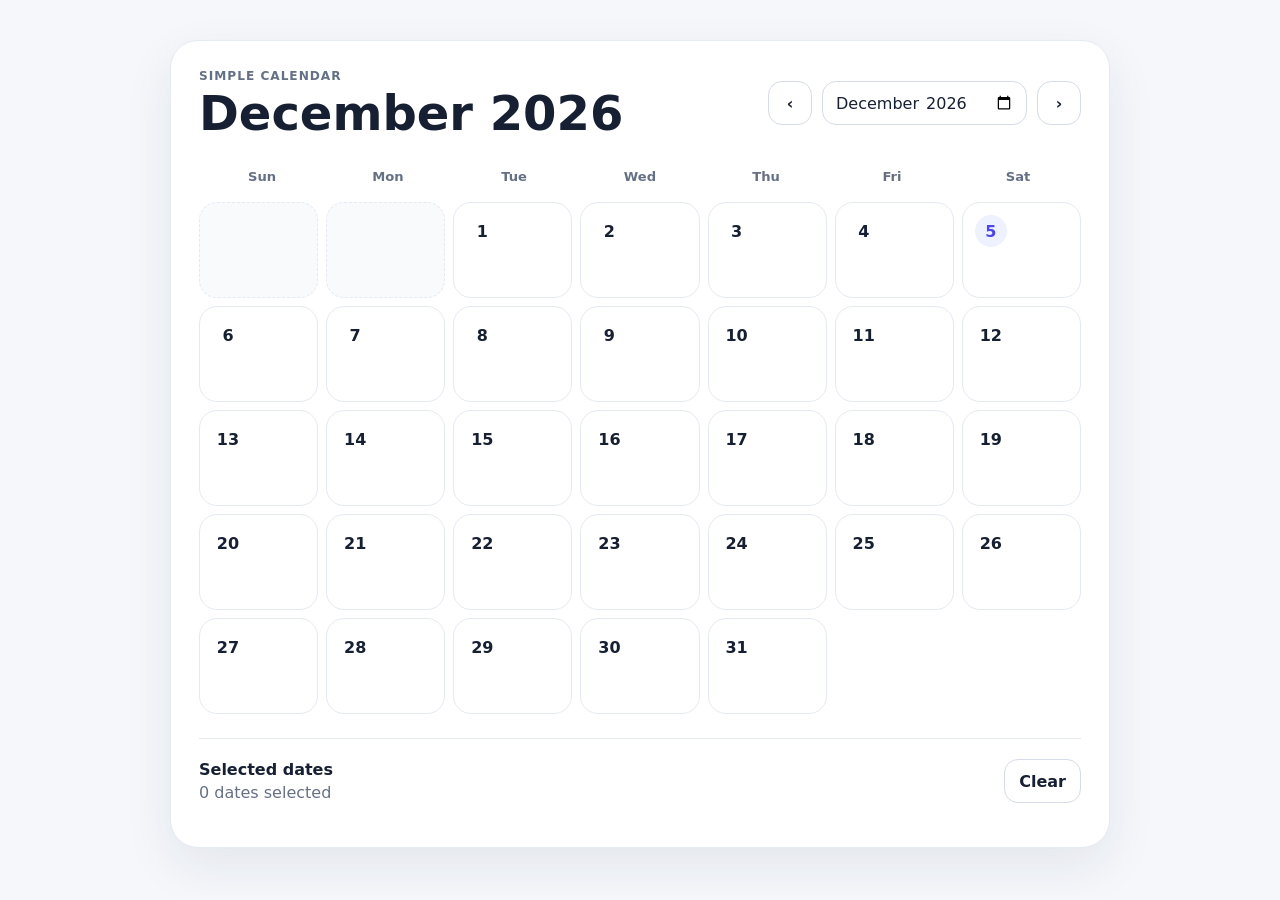
<file: simple-calendar-step1/index.html>
<!DOCTYPE html>
<html lang="en">
<head>
  <meta charset="UTF-8" />
  <meta name="viewport" content="width=device-width, initial-scale=1.0" />
  <title>Simple Calendar</title>
  <link rel="stylesheet" href="style.css" />
</head>
<body>
  <main class="app">
    <section class="calendar-card">
      <header class="calendar-header">
        <div>
          <p class="eyebrow">Simple Calendar</p>
          <h1 id="monthTitle">Month Year</h1>
        </div>

        <div class="calendar-controls">
          <button id="prevMonth" type="button" aria-label="Previous month">‹</button>
          <input id="monthPicker" type="month" aria-label="Select month" />
          <button id="nextMonth" type="button" aria-label="Next month">›</button>
        </div>
      </header>

      <div class="weekday-row" aria-hidden="true">
        <span>Sun</span>
        <span>Mon</span>
        <span>Tue</span>
        <span>Wed</span>
        <span>Thu</span>
        <span>Fri</span>
        <span>Sat</span>
      </div>

      <div id="calendarGrid" class="calendar-grid" aria-label="Monthly calendar"></div>

      <footer class="selection-panel">
        <div>
          <h2>Selected dates</h2>
          <p id="selectedCount">0 dates selected</p>
        </div>
        <button id="clearSelection" type="button">Clear</button>
      </footer>

      <ul id="selectedDates" class="selected-dates"></ul>
    </section>
  </main>

  <script src="script.js"></script>
</body>
</html>
</file>
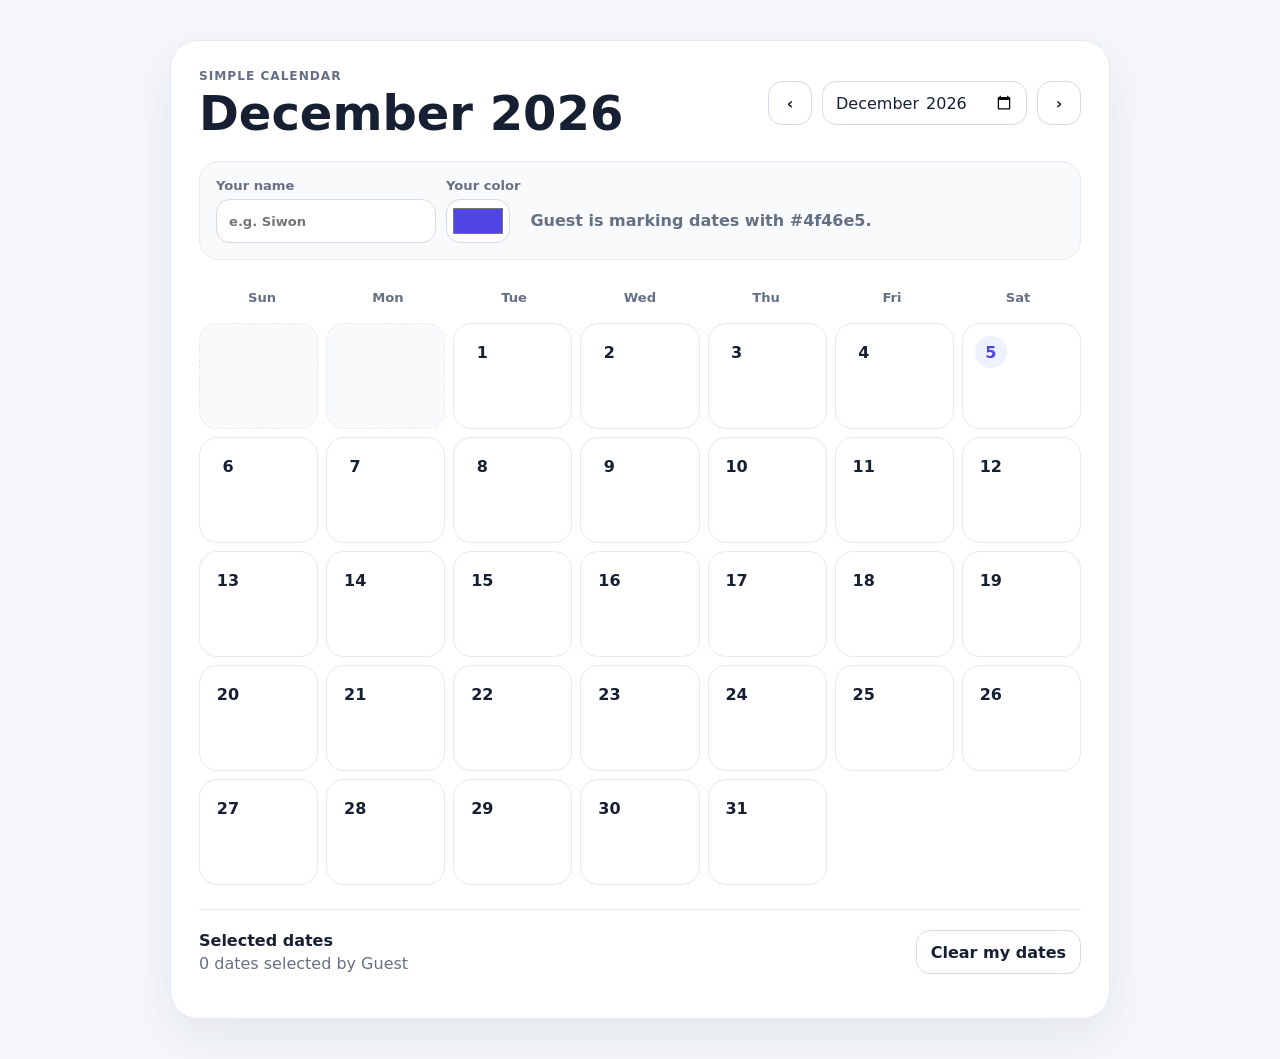
<file: simple-calendar-step2/index.html>
<!DOCTYPE html>
<html lang="en">
<head>
  <meta charset="UTF-8" />
  <meta name="viewport" content="width=device-width, initial-scale=1.0" />
  <title>Simple Calendar - Step 2</title>
  <link rel="stylesheet" href="style.css" />
</head>
<body>
  <main class="app">
    <section class="calendar-card">
      <header class="calendar-header">
        <div>
          <p class="eyebrow">Simple Calendar</p>
          <h1 id="monthTitle">Month Year</h1>
        </div>

        <div class="calendar-controls">
          <button id="prevMonth" type="button" aria-label="Previous month">‹</button>
          <input id="monthPicker" type="month" aria-label="Select month" />
          <button id="nextMonth" type="button" aria-label="Next month">›</button>
        </div>
      </header>

      <section class="user-panel" aria-label="User settings">
        <label>
          <span>Your name</span>
          <input id="userName" type="text" placeholder="e.g. Siwon" maxlength="24" />
        </label>

        <label>
          <span>Your color</span>
          <input id="userColor" type="color" value="#4f46e5" />
        </label>

        <p id="userHint" class="user-hint">Enter your name, choose a color, then click dates.</p>
      </section>

      <div class="weekday-row" aria-hidden="true">
        <span>Sun</span>
        <span>Mon</span>
        <span>Tue</span>
        <span>Wed</span>
        <span>Thu</span>
        <span>Fri</span>
        <span>Sat</span>
      </div>

      <div id="calendarGrid" class="calendar-grid" aria-label="Monthly calendar"></div>

      <footer class="selection-panel">
        <div>
          <h2>Selected dates</h2>
          <p id="selectedCount">0 dates selected</p>
        </div>
        <button id="clearSelection" type="button">Clear my dates</button>
      </footer>

      <ul id="selectedDates" class="selected-dates"></ul>
    </section>
  </main>

  <script src="script.js"></script>
</body>
</html>
</file>
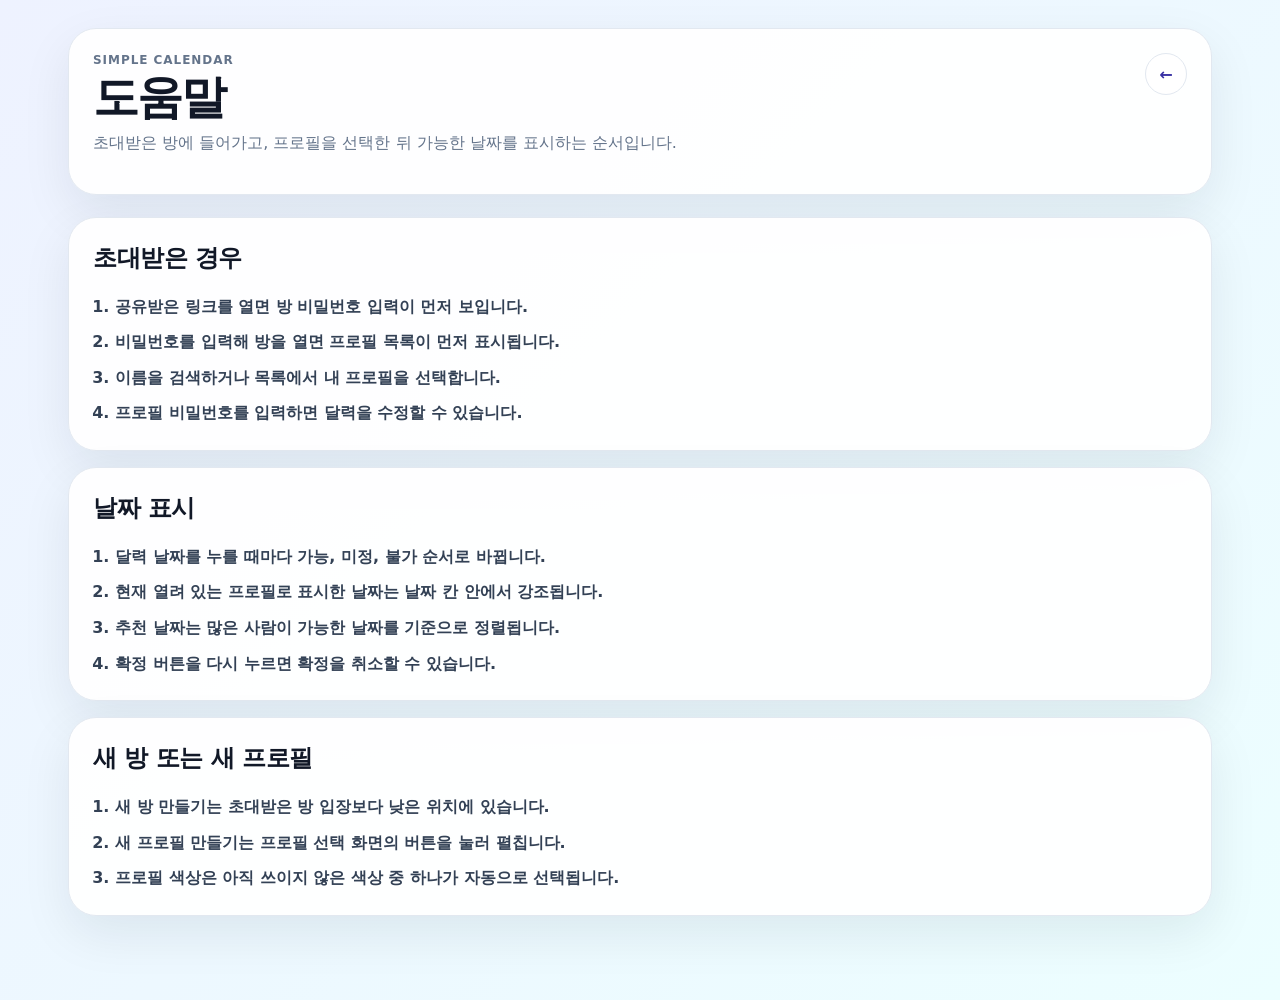
<file: help.html>
<!DOCTYPE html>
<html lang="ko">
<head>
  <meta charset="UTF-8" />
  <meta name="viewport" content="width=device-width, initial-scale=1.0" />
  <title>공유 달력 도움말</title>
  <link rel="stylesheet" href="style.css" />
</head>
<body>
  <main class="app help-page">
    <section class="hero-panel">
      <div class="hero-top-row">
        <div class="hero-title-group">
          <p class="eyebrow">Simple Calendar</p>
          <h1>도움말</h1>
          <p class="subtitle">초대받은 방에 들어가고, 프로필을 선택한 뒤 가능한 날짜를 표시하는 순서입니다.</p>
        </div>
        <a class="help-link" href="./index.html" aria-label="달력으로 돌아가기">←</a>
      </div>
    </section>

    <section class="panel">
      <h2>초대받은 경우</h2>
      <ol class="help-list">
        <li>공유받은 링크를 열면 방 비밀번호 입력이 먼저 보입니다.</li>
        <li>비밀번호를 입력해 방을 열면 프로필 목록이 먼저 표시됩니다.</li>
        <li>이름을 검색하거나 목록에서 내 프로필을 선택합니다.</li>
        <li>프로필 비밀번호를 입력하면 달력을 수정할 수 있습니다.</li>
      </ol>
    </section>

    <section class="panel">
      <h2>날짜 표시</h2>
      <ol class="help-list">
        <li>달력 날짜를 누를 때마다 가능, 미정, 불가 순서로 바뀝니다.</li>
        <li>현재 열려 있는 프로필로 표시한 날짜는 날짜 칸 안에서 강조됩니다.</li>
        <li>추천 날짜는 많은 사람이 가능한 날짜를 기준으로 정렬됩니다.</li>
        <li>확정 버튼을 다시 누르면 확정을 취소할 수 있습니다.</li>
      </ol>
    </section>

    <section class="panel">
      <h2>새 방 또는 새 프로필</h2>
      <ol class="help-list">
        <li>새 방 만들기는 초대받은 방 입장보다 낮은 위치에 있습니다.</li>
        <li>새 프로필 만들기는 프로필 선택 화면의 버튼을 눌러 펼칩니다.</li>
        <li>프로필 색상은 아직 쓰이지 않은 색상 중 하나가 자동으로 선택됩니다.</li>
      </ol>
    </section>
  </main>
</body>
</html>
</file>
<file: simple-calendar-step1/style.css>
* {
  box-sizing: border-box;
}

body {
  margin: 0;
  min-height: 100vh;
  font-family: Inter, system-ui, -apple-system, BlinkMacSystemFont, "Segoe UI", sans-serif;
  background: #f5f7fb;
  color: #172033;
}

.app {
  width: min(100%, 980px);
  margin: 0 auto;
  padding: 40px 20px;
}

.calendar-card {
  background: #ffffff;
  border: 1px solid #e5e9f2;
  border-radius: 28px;
  padding: 28px;
  box-shadow: 0 18px 50px rgba(23, 32, 51, 0.08);
}

.calendar-header {
  display: flex;
  justify-content: space-between;
  gap: 20px;
  align-items: center;
  margin-bottom: 24px;
}

.eyebrow {
  margin: 0 0 6px;
  color: #667085;
  font-weight: 700;
  letter-spacing: 0.08em;
  text-transform: uppercase;
  font-size: 0.76rem;
}

h1 {
  margin: 0;
  font-size: clamp(2rem, 5vw, 3rem);
  line-height: 1;
}

.calendar-controls {
  display: flex;
  align-items: center;
  gap: 10px;
}

button,
input[type="month"] {
  height: 44px;
  border: 1px solid #d5dbe7;
  border-radius: 14px;
  background: #ffffff;
  color: #172033;
  font: inherit;
}

button {
  min-width: 44px;
  padding: 0 14px;
  cursor: pointer;
  font-weight: 700;
  transition: transform 0.15s ease, background 0.15s ease, border-color 0.15s ease;
}

button:hover {
  background: #f2f5fb;
  border-color: #b9c2d3;
}

button:active {
  transform: translateY(1px);
}

input[type="month"] {
  padding: 0 12px;
}

.weekday-row,
.calendar-grid {
  display: grid;
  grid-template-columns: repeat(7, 1fr);
}

.weekday-row {
  margin-bottom: 10px;
  color: #667085;
  font-size: 0.82rem;
  font-weight: 800;
  text-align: center;
}

.weekday-row span {
  padding: 8px 0;
}

.calendar-grid {
  gap: 8px;
}

.day-cell {
  min-height: 96px;
  border: 1px solid #e5e9f2;
  border-radius: 18px;
  background: #ffffff;
  padding: 12px;
  text-align: left;
  display: flex;
  align-items: flex-start;
  justify-content: space-between;
  cursor: pointer;
  position: relative;
  overflow: hidden;
}

.day-cell:hover {
  border-color: #7c3aed;
  background: #faf8ff;
}

.day-cell.empty {
  cursor: default;
  background: #f8fafc;
  border-style: dashed;
}

.day-cell.empty:hover {
  border-color: #e5e9f2;
  background: #f8fafc;
}

.day-number {
  width: 32px;
  height: 32px;
  display: inline-flex;
  align-items: center;
  justify-content: center;
  border-radius: 50%;
  font-weight: 800;
}

.day-cell.today .day-number {
  background: #eef2ff;
  color: #4f46e5;
}

.day-cell.selected {
  border-color: #7c3aed;
  background: #f3e8ff;
}

.day-cell.selected::after {
  content: "Selected";
  position: absolute;
  right: 10px;
  bottom: 10px;
  font-size: 0.7rem;
  font-weight: 800;
  color: #6d28d9;
  background: rgba(255, 255, 255, 0.72);
  padding: 4px 8px;
  border-radius: 999px;
}

.selection-panel {
  margin-top: 24px;
  padding-top: 20px;
  border-top: 1px solid #e5e9f2;
  display: flex;
  justify-content: space-between;
  align-items: center;
  gap: 16px;
}

.selection-panel h2 {
  margin: 0 0 4px;
  font-size: 1rem;
}

.selection-panel p {
  margin: 0;
  color: #667085;
}

.selected-dates {
  list-style: none;
  margin: 16px 0 0;
  padding: 0;
  display: flex;
  flex-wrap: wrap;
  gap: 8px;
}

.selected-dates li {
  border-radius: 999px;
  background: #f3e8ff;
  color: #6d28d9;
  font-weight: 700;
  padding: 8px 12px;
  font-size: 0.88rem;
}

@media (max-width: 720px) {
  .calendar-card {
    padding: 20px;
    border-radius: 22px;
  }

  .calendar-header,
  .selection-panel {
    align-items: flex-start;
    flex-direction: column;
  }

  .calendar-controls {
    width: 100%;
  }

  input[type="month"] {
    flex: 1;
  }

  .day-cell {
    min-height: 68px;
    border-radius: 14px;
    padding: 8px;
  }

  .day-cell.selected::after {
    display: none;
  }
}
</file>
<file: simple-calendar-step2/style.css>
* {
  box-sizing: border-box;
}

:root {
  --user-color: #4f46e5;
}

body {
  margin: 0;
  min-height: 100vh;
  font-family: Inter, system-ui, -apple-system, BlinkMacSystemFont, "Segoe UI", sans-serif;
  background: #f5f7fb;
  color: #172033;
}

.app {
  width: min(100%, 980px);
  margin: 0 auto;
  padding: 40px 20px;
}

.calendar-card {
  background: #ffffff;
  border: 1px solid #e5e9f2;
  border-radius: 28px;
  padding: 28px;
  box-shadow: 0 18px 50px rgba(23, 32, 51, 0.08);
}

.calendar-header {
  display: flex;
  justify-content: space-between;
  gap: 20px;
  align-items: center;
  margin-bottom: 24px;
}

.eyebrow {
  margin: 0 0 6px;
  color: #667085;
  font-weight: 700;
  letter-spacing: 0.08em;
  text-transform: uppercase;
  font-size: 0.76rem;
}

h1 {
  margin: 0;
  font-size: clamp(2rem, 5vw, 3rem);
  line-height: 1;
}

.calendar-controls,
.user-panel {
  display: flex;
  align-items: center;
  gap: 10px;
}

button,
input[type="month"],
input[type="text"] {
  height: 44px;
  border: 1px solid #d5dbe7;
  border-radius: 14px;
  background: #ffffff;
  color: #172033;
  font: inherit;
}

button {
  min-width: 44px;
  padding: 0 14px;
  cursor: pointer;
  font-weight: 700;
  transition: transform 0.15s ease, background 0.15s ease, border-color 0.15s ease;
}

button:hover {
  background: #f2f5fb;
  border-color: #b9c2d3;
}

button:active {
  transform: translateY(1px);
}

input[type="month"],
input[type="text"] {
  padding: 0 12px;
}

.user-panel {
  flex-wrap: wrap;
  background: #f8fafc;
  border: 1px solid #e5e9f2;
  border-radius: 20px;
  padding: 16px;
  margin-bottom: 22px;
}

.user-panel label {
  display: flex;
  flex-direction: column;
  gap: 6px;
  font-size: 0.82rem;
  font-weight: 800;
  color: #667085;
}

.user-panel input[type="text"] {
  min-width: 220px;
}

.user-panel input[type="color"] {
  width: 64px;
  height: 44px;
  border: 1px solid #d5dbe7;
  border-radius: 14px;
  background: #ffffff;
  padding: 4px;
  cursor: pointer;
}

.user-hint {
  margin: 20px 0 0;
  color: #667085;
  font-weight: 600;
}

.weekday-row,
.calendar-grid {
  display: grid;
  grid-template-columns: repeat(7, 1fr);
}

.weekday-row {
  margin-bottom: 10px;
  color: #667085;
  font-size: 0.82rem;
  font-weight: 800;
  text-align: center;
}

.weekday-row span {
  padding: 8px 0;
}

.calendar-grid {
  gap: 8px;
}

.day-cell {
  min-height: 106px;
  border: 1px solid #e5e9f2;
  border-radius: 18px;
  background: #ffffff;
  padding: 12px;
  text-align: left;
  display: flex;
  flex-direction: column;
  align-items: flex-start;
  justify-content: space-between;
  cursor: pointer;
  position: relative;
  overflow: hidden;
}

.day-cell:hover {
  border-color: var(--user-color);
  background: #fafafa;
}

.day-cell.empty {
  cursor: default;
  background: #f8fafc;
  border-style: dashed;
}

.day-cell.empty:hover {
  border-color: #e5e9f2;
  background: #f8fafc;
}

.day-number {
  width: 32px;
  height: 32px;
  display: inline-flex;
  align-items: center;
  justify-content: center;
  border-radius: 50%;
  font-weight: 800;
}

.day-cell.today .day-number {
  background: #eef2ff;
  color: #4f46e5;
}

.day-cell.selected {
  border-color: var(--user-color);
  background: color-mix(in srgb, var(--user-color) 14%, white);
}

.day-cell.selected .day-number {
  background: var(--user-color);
  color: #ffffff;
}

.user-badge {
  max-width: 100%;
  border-radius: 999px;
  background: var(--user-color);
  color: #ffffff;
  font-size: 0.74rem;
  font-weight: 800;
  padding: 5px 9px;
  white-space: nowrap;
  overflow: hidden;
  text-overflow: ellipsis;
}

.selection-panel {
  margin-top: 24px;
  padding-top: 20px;
  border-top: 1px solid #e5e9f2;
  display: flex;
  justify-content: space-between;
  align-items: center;
  gap: 16px;
}

.selection-panel h2 {
  margin: 0 0 4px;
  font-size: 1rem;
}

.selection-panel p {
  margin: 0;
  color: #667085;
}

.selected-dates {
  list-style: none;
  margin: 16px 0 0;
  padding: 0;
  display: flex;
  flex-wrap: wrap;
  gap: 8px;
}

.selected-dates li {
  border-radius: 999px;
  background: var(--user-color);
  color: #ffffff;
  font-weight: 700;
  padding: 8px 12px;
  font-size: 0.88rem;
}

@media (max-width: 720px) {
  .calendar-card {
    padding: 20px;
    border-radius: 22px;
  }

  .calendar-header,
  .selection-panel {
    align-items: flex-start;
    flex-direction: column;
  }

  .calendar-controls {
    width: 100%;
  }

  input[type="month"] {
    flex: 1;
  }

  .calendar-grid {
    gap: 6px;
  }

  .day-cell {
    min-height: 78px;
    border-radius: 14px;
    padding: 8px;
  }

  .weekday-row {
    font-size: 0.72rem;
  }

  .user-panel {
    align-items: stretch;
    flex-direction: column;
  }

  .user-panel input[type="text"] {
    min-width: 100%;
  }

  .user-hint {
    margin-top: 4px;
  }

  .user-badge {
    font-size: 0.64rem;
    padding: 4px 7px;
  }
}
</file>
<file: style.css>
* { box-sizing: border-box; }

:root {
  --primary: #4f46e5;
  --primary-dark: #3730a3;
  --bg-a: #eef2ff;
  --bg-b: #ecfeff;
  --card: rgba(255, 255, 255, 0.95);
  --line: #e2e8f0;
  --text: #111827;
  --muted: #64748b;
  --soft: #f8fafc;
  --best: #fde047;
  --final: #16a34a;
}

body {
  margin: 0;
  font-family: Inter, system-ui, -apple-system, BlinkMacSystemFont, "Segoe UI", "Noto Sans KR", sans-serif;
  background: linear-gradient(135deg, var(--bg-a), var(--bg-b));
  color: var(--text);
}

.app {
  width: min(1180px, 100%);
  margin: 28px auto;
  padding: 0 18px 40px;
}

.hero-panel,
.panel,
.calendar-card {
  background: var(--card);
  border: 1px solid var(--line);
  border-radius: 28px;
  box-shadow: 0 18px 50px rgba(15, 23, 42, 0.08);
}

.hero-panel,
.panel { padding: 24px; margin-bottom: 22px; }

h1, h2, p { margin-top: 0; }
h1 { margin-bottom: 10px; font-size: clamp(28px, 5vw, 46px); line-height: 1.08; letter-spacing: -0.04em; }
h2 { letter-spacing: -0.02em; }
.subtitle, .status, .room-link { color: var(--muted); }
.status { margin-bottom: 0; font-weight: 700; }

.eyebrow {
  margin-bottom: 6px;
  text-transform: uppercase;
  letter-spacing: 0.08em;
  font-size: 12px;
  font-weight: 900;
  color: var(--muted);
}

.room-box {
  display: flex;
  justify-content: space-between;
  align-items: center;
  gap: 18px;
  margin-bottom: 20px;
  padding: 18px;
  border: 1px solid var(--line);
  border-radius: 22px;
  background: var(--soft);
}

#currentRoomLabel { margin-bottom: 6px; font-size: clamp(18px, 3vw, 24px); word-break: break-word; }
.room-link { margin-bottom: 0; word-break: break-all; font-size: 14px; }
.room-actions, .actions { display: flex; flex-wrap: wrap; gap: 12px; }

.setup-grid {
  display: grid;
  grid-template-columns: repeat(2, minmax(0, 1fr));
  gap: 16px;
  margin: 20px 0;
}

.mini-card,
.profile-card {
  display: flex;
  flex-direction: column;
  gap: 14px;
  padding: 18px;
  border: 1px solid var(--line);
  border-radius: 22px;
  background: var(--soft);
}

.mini-card h2 { margin-bottom: 0; font-size: 20px; }
.form-grid { display: grid; gap: 16px; margin-bottom: 14px; }
.form-grid.two-columns { grid-template-columns: minmax(0, 1fr) 140px; }
.profile-create-grid { grid-template-columns: minmax(0, 1fr) minmax(0, 1fr) 120px; }

.hidden { display: none !important; }

.profile-access-header,
.active-profile-row,
.profile-list-item {
  display: flex;
  align-items: center;
  justify-content: space-between;
  gap: 14px;
}

.profile-access-header h2,
.create-profile-panel h3,
.profile-login-panel h3,
.active-profile-row h2 {
  margin-bottom: 4px;
}

.profile-search-field {
  margin-top: 2px;
}

.profile-list {
  display: grid;
  grid-template-columns: repeat(2, minmax(0, 1fr));
  gap: 10px;
  max-height: 344px;
  overflow-y: auto;
  padding-right: 4px;
}

.profile-list-item {
  width: 100%;
  min-height: 58px;
  padding: 12px 14px;
  border: 1px solid var(--line);
  border-radius: 16px;
  background: #fff;
  color: #334155;
  text-align: left;
}

.profile-list-item:hover {
  background: #eef2ff;
}

.profile-list-item strong {
  flex: 1;
  font-size: 16px;
  min-width: 0;
  overflow: hidden;
  text-overflow: ellipsis;
  white-space: nowrap;
}

.profile-login-panel,
.create-profile-panel,
.profile-password-update-panel {
  padding-top: 16px;
  border-top: 1px solid var(--line);
}

.create-profile-toggle,
.create-profile-panel button,
.active-profile-row button {
  min-height: 46px;
  border-radius: 14px;
  padding: 0 18px;
  background: var(--primary);
  color: #fff;
}

.create-profile-toggle.secondary {
  background: #e2e8f0;
  color: #334155;
}

.active-profile-row button.secondary {
  background: #e2e8f0;
  color: #334155;
}

label {
  display: flex;
  flex-direction: column;
  gap: 8px;
  font-weight: 800;
  color: #334155;
}

input,
select {
  width: 100%;
  min-height: 48px;
  border: 1px solid #cbd5e1;
  border-radius: 14px;
  padding: 0 14px;
  font-size: 16px;
  background: #fff;
}

input:focus,
select:focus {
  outline: 3px solid rgba(79, 70, 229, 0.18);
  border-color: var(--primary);
}

input[type="color"] { height: 48px; padding: 5px; }

button {
  border: none;
  cursor: pointer;
  font-weight: 900;
  transition: transform 0.12s ease, opacity 0.12s ease, background 0.12s ease;
}
button:active { transform: translateY(1px); }
button:disabled { cursor: not-allowed; opacity: 0.65; }

.mini-card button,
.actions button,
.room-actions button,
.password-row button {
  min-height: 46px;
  border-radius: 14px;
  padding: 0 18px;
  background: var(--primary);
  color: #fff;
}

.mini-card button:hover,
.actions button:hover,
.room-actions button:hover,
.password-row button:hover { background: var(--primary-dark); }

.actions button.secondary,
.room-actions button.secondary {
  background: #e2e8f0;
  color: #334155;
}
.actions button.secondary:hover,
.room-actions button.secondary:hover { background: #cbd5e1; }
.actions button.danger {
  background: #fee2e2;
  color: #991b1b;
}
.actions button.danger:hover {
  background: #fecaca;
}

.locked-notice {
  margin: 18px 0;
  padding: 18px;
  border-radius: 18px;
  background: #fff7ed;
  border: 1px solid #fed7aa;
  color: #9a3412;
  font-weight: 900;
}

.password-panel {
  margin: 18px 0;
  padding: 18px;
  border: 1px solid #c7d2fe;
  border-radius: 22px;
  background: #eef2ff;
}
.password-panel h2 { margin-bottom: 6px; font-size: 20px; }
.password-row { display: grid; grid-template-columns: 1fr auto; gap: 12px; align-items: end; margin-top: 14px; }

.final-date-banner {
  border-color: #86efac;
  background: #f0fdf4;
}
.final-date-banner h2 {
  margin-bottom: 0;
  color: #166534;
}

.calendar-card { overflow: hidden; margin-bottom: 22px; }
.calendar-header {
  min-height: 116px;
  display: grid;
  grid-template-columns: 86px 1fr 86px;
  align-items: center;
  gap: 8px;
  padding: 12px;
  border-bottom: 1px solid var(--line);
}
.month-toggle {
  min-height: 64px;
  margin: 0;
  border-radius: 18px;
  background: transparent;
  color: var(--text);
  text-align: center;
  font-size: clamp(26px, 4vw, 38px);
}
.month-toggle:hover,
.month-toggle.quick-selected {
  background: #eef2ff;
  color: var(--primary-dark);
}
.nav-btn {
  width: 64px;
  height: 64px;
  border-radius: 20px;
  background: var(--primary);
  color: #fff;
  font-size: 50px;
  line-height: 1;
}

.weekdays,
.calendar-grid { display: grid; grid-template-columns: repeat(7, 1fr); }
.weekdays { background: var(--soft); border-bottom: 1px solid var(--line); }
.weekdays button {
  min-height: 58px;
  padding: 0 8px;
  background: transparent;
  color: var(--muted);
  text-align: center;
  font-size: 16px;
  font-weight: 900;
}
.weekdays button:hover,
.weekdays button.quick-selected {
  background: #eef2ff;
  color: var(--primary-dark);
}

.calendar-day,
.empty-day {
  min-height: 128px;
  border-right: 1px solid var(--line);
  border-bottom: 1px solid var(--line);
}
.calendar-day:nth-child(7n), .empty-day:nth-child(7n) { border-right: none; }
.calendar-day {
  position: relative;
  padding: 50px 10px 12px;
  background: #fff;
  text-align: left;
}
.calendar-day:hover { background: #f8fafc; }
.calendar-day.mine {
  outline: 5px solid var(--my-color, var(--primary));
  outline-offset: -5px;
  background: color-mix(in srgb, var(--my-color, var(--primary)) 10%, #fff);
}
.calendar-day.mine-maybe {
  outline-style: dashed;
  background: #fffbeb;
}
.calendar-day.mine-unavailable {
  outline-color: #94a3b8;
  background: #f1f5f9;
}
.calendar-day.best-day { background: #fefce8; box-shadow: inset 0 0 0 4px var(--best); }
.calendar-day.mine.best-day { box-shadow: inset 0 0 0 4px var(--best), inset 0 0 0 8px var(--my-color, var(--primary)); }
.calendar-day.final-day {
  background: #f0fdf4;
  box-shadow: inset 0 0 0 5px var(--final);
}
.calendar-day.mine.final-day,
.calendar-day.mine.best-day.final-day {
  box-shadow: inset 0 0 0 5px var(--final), inset 0 0 0 9px var(--my-color, var(--primary));
}

.day-number {
  position: absolute;
  top: 12px;
  left: 14px;
  z-index: 2;
  font-size: 20px;
  font-weight: 1000;
  color: var(--text);
}
.availability-count {
  position: absolute;
  top: 10px;
  right: 12px;
  min-width: 38px;
  height: 38px;
  display: grid;
  place-items: center;
  border-radius: 999px;
  background: #111827;
  color: #fff;
  font-weight: 1000;
  font-size: 17px;
}
.my-status-badge {
  position: absolute;
  left: 12px;
  bottom: 12px;
  z-index: 3;
  min-width: 34px;
  height: 28px;
  display: inline-flex;
  align-items: center;
  justify-content: center;
  border-radius: 999px;
  border: 2px solid #fff;
  background: var(--my-color, var(--primary));
  color: #fff;
  font-size: 15px;
  font-weight: 1000;
  box-shadow: 0 4px 12px rgba(15, 23, 42, 0.18);
}
.my-status-badge.maybe {
  background: #f59e0b;
}
.my-status-badge.unavailable {
  background: #64748b;
}
.color-dots { display: flex; flex-wrap: wrap; gap: 8px; align-items: flex-end; margin-top: 24px; }
.color-dot,
.legend-dot {
  width: 22px;
  height: 22px;
  border-radius: 999px;
  border: 3px solid #fff;
  box-shadow: 0 0 0 1px #e5e7eb;
}
.color-dot.maybe {
  opacity: 0.72;
  box-shadow: 0 0 0 2px #f59e0b;
}
.color-dot.unavailable {
  opacity: 0.38;
  box-shadow: 0 0 0 2px #94a3b8;
}

.best-dates-list { display: grid; gap: 12px; padding-left: 24px; margin: 16px 0 0; }
.best-date-item { padding: 16px; border: 1px solid var(--line); border-radius: 18px; background: var(--soft); }
.best-date-item.final-date-item { border-color: #86efac; background: #f0fdf4; }
.best-date-header { display: flex; align-items: center; justify-content: space-between; gap: 12px; margin-bottom: 10px; font-size: 17px; }
.best-date-header span { color: #475569; font-weight: 900; }
.confirm-final-date-btn {
  min-height: 38px;
  border-radius: 12px;
  padding: 0 14px;
  background: var(--final);
  color: #fff;
}
.confirm-final-date-btn:hover {
  background: #15803d;
}
.confirm-final-date-btn.confirmed {
  background: #e2e8f0;
  color: #334155;
}
.confirm-final-date-btn.confirmed:hover {
  background: #cbd5e1;
}
.confirm-final-date-btn:disabled {
  background: #bbf7d0;
  color: #166534;
}
.best-date-names { display: flex; flex-wrap: wrap; gap: 8px; }
.name-pill { display: inline-flex; align-items: center; gap: 6px; padding: 7px 10px; border-radius: 999px; background: #fff; border: 1px solid var(--line); font-weight: 900; color: #334155; }
.name-pill::before { content: ""; width: 12px; height: 12px; border-radius: 999px; background: var(--pill-color, #64748b); }
.name-pill.maybe { border-color: #fbbf24; }
.name-pill.unavailable { color: #64748b; opacity: 0.72; }
.empty-recommendation { padding: 14px 0; color: var(--muted); font-weight: 800; }

.legend-list { display: flex; flex-wrap: wrap; gap: 12px; }
.legend-item { display: flex; align-items: center; gap: 8px; padding: 9px 12px; border-radius: 999px; background: var(--soft); font-weight: 900; }

@media (max-width: 760px) {
  .app { margin: 12px auto; padding: 0 10px 28px; }
  .hero-panel, .panel { padding: 18px; border-radius: 22px; margin-bottom: 14px; }
  .room-box, .setup-grid, .password-row { grid-template-columns: 1fr; }
  .room-box { align-items: stretch; flex-direction: column; padding: 14px; }
  .setup-grid, .form-grid.two-columns { grid-template-columns: 1fr; }
  .profile-create-grid { grid-template-columns: 1fr; }
  .profile-access-header,
  .active-profile-row,
  .profile-list-item {
    align-items: stretch;
  }
  .active-profile-row {
    flex-direction: column;
  }
  .actions button, .room-actions button, .mini-card button, .password-row button { width: 100%; }
  .create-profile-panel button,
  .active-profile-row button { width: 100%; }

  .calendar-card { border-radius: 20px; }
  .calendar-header { min-height: 86px; grid-template-columns: 54px 1fr 54px; padding: 8px; }
  .nav-btn { width: 48px; height: 48px; border-radius: 15px; font-size: 38px; }
  .month-toggle { min-height: 48px; border-radius: 14px; }
  .weekdays button { min-height: 44px; font-size: 13px; padding: 0 2px; }
  .calendar-day, .empty-day { min-height: 88px; }
  .calendar-day { padding: 34px 5px 6px; }
  .day-number { font-size: 15px; top: 8px; left: 8px; }
  .availability-count { min-width: 26px; height: 26px; top: 7px; right: 6px; font-size: 13px; }
  .color-dots { gap: 4px; margin-top: 16px; }
  .color-dot { width: 14px; height: 14px; border-width: 2px; }
  .legend-dot { width: 16px; height: 16px; border-width: 2px; }
  .best-date-header { flex-direction: column; gap: 4px; }
  .confirm-final-date-btn { width: 100%; }
}

@media (max-width: 430px) {
  .calendar-day, .empty-day { min-height: 74px; }
  .calendar-day { padding: 30px 4px 5px; }
  .weekdays button { font-size: 12px; }
  .color-dot { width: 12px; height: 12px; }
}

.hero-top-row {
  display: flex;
  justify-content: space-between;
  align-items: flex-start;
  gap: 20px;
}

.hero-tools {
  display: inline-flex;
  align-items: center;
  flex-shrink: 0;
  gap: 10px;
}

.help-link {
  display: inline-flex;
  align-items: center;
  justify-content: center;
  width: 42px;
  height: 42px;
  border: 1px solid var(--line);
  border-radius: 999px;
  background: #fff;
  color: var(--primary-dark);
  font-weight: 900;
  text-decoration: none;
}

.language-field {
  min-width: 132px;
}

.language-field select {
  min-height: 40px;
  border-radius: 999px;
  font-weight: 800;
}

.sr-only {
  position: absolute;
  width: 1px;
  height: 1px;
  padding: 0;
  margin: -1px;
  overflow: hidden;
  clip: rect(0, 0, 0, 0);
  white-space: nowrap;
  border: 0;
}

.control-panel {
  display: flex;
  flex-direction: column;
}

.room-box { order: 1; }
.setup-grid { order: 2; }
.password-panel { order: 3; }
.locked-notice { order: 4; }
.profile-card { order: 5; }
#userControls { order: 6; }

.invited-room-mode .password-panel {
  order: 1;
  margin-top: 0;
}

.invited-room-mode .room-box {
  order: 2;
  margin-top: 12px;
}

.invited-room-mode .locked-notice { order: 3; }
.invited-room-mode .profile-card { order: 4; }
.invited-room-mode .setup-grid { order: 6; }
.invited-room-mode .open-link-card { display: none; }

.invited-room-mode .create-room-card {
  padding: 14px;
  background: #fff;
}

.room-unlocked-mode #profileAccessPanel,
.room-unlocked-mode #userControls {
  order: 1;
}

.room-unlocked-mode .room-box {
  order: 5;
  margin-top: 16px;
}

.room-unlocked-mode .setup-grid {
  order: 6;
}

.help-page .panel {
  margin-bottom: 16px;
}

.help-list {
  display: grid;
  gap: 10px;
  margin: 14px 0 0;
  padding-left: 22px;
  color: #334155;
  font-weight: 700;
  line-height: 1.6;
}

@media (max-width: 760px) {
  .hero-top-row {
    align-items: center;
  }

  .hero-title-group {
    min-width: 0;
  }

  .hero-title-group .subtitle {
    font-size: 14px;
  }

  .hero-tools {
    margin-left: auto;
  }

  .language-field {
    min-width: 112px;
  }

  .profile-list {
    grid-template-columns: repeat(2, minmax(0, 1fr));
    max-height: 340px;
  }

  .profile-list-item {
    min-height: 62px;
    padding: 12px 10px;
  }

  .profile-list-item strong {
    font-size: 15px;
  }
}


.weekdays button:first-child,
.calendar-day.sunday .day-number {
  color: #dc2626;
}

.weekdays button:last-child,
.calendar-day.saturday .day-number {
  color: #2563eb;
}
@media (max-width: 430px) {
  .calendar-day,
  .empty-day {
    min-height: 96px;
  }

  .calendar-day {
    padding: 0;
    position: relative;
  }

  .day-number {
    top: 8px;
    left: 8px;
    font-size: 15px;
  }

  .availability-count {
    top: 34px;
    right: 6px;
    min-width: 22px;
    height: 22px;
    font-size: 11px;
  }

  .color-dots {
    position: absolute;
    left: 6px;
    bottom: 6px;
    margin-top: 0;
    gap: 3px;
  }

  .color-dot {
    width: 11px;
    height: 11px;
    border-width: 2px;
  }

  .calendar-day.mine {
    outline-width: 4px;
    outline-offset: -4px;
  }

  .my-status-badge {
    left: 6px;
    bottom: 20px;
    min-width: 26px;
    height: 22px;
    font-size: 12px;
  }
}
</file>
